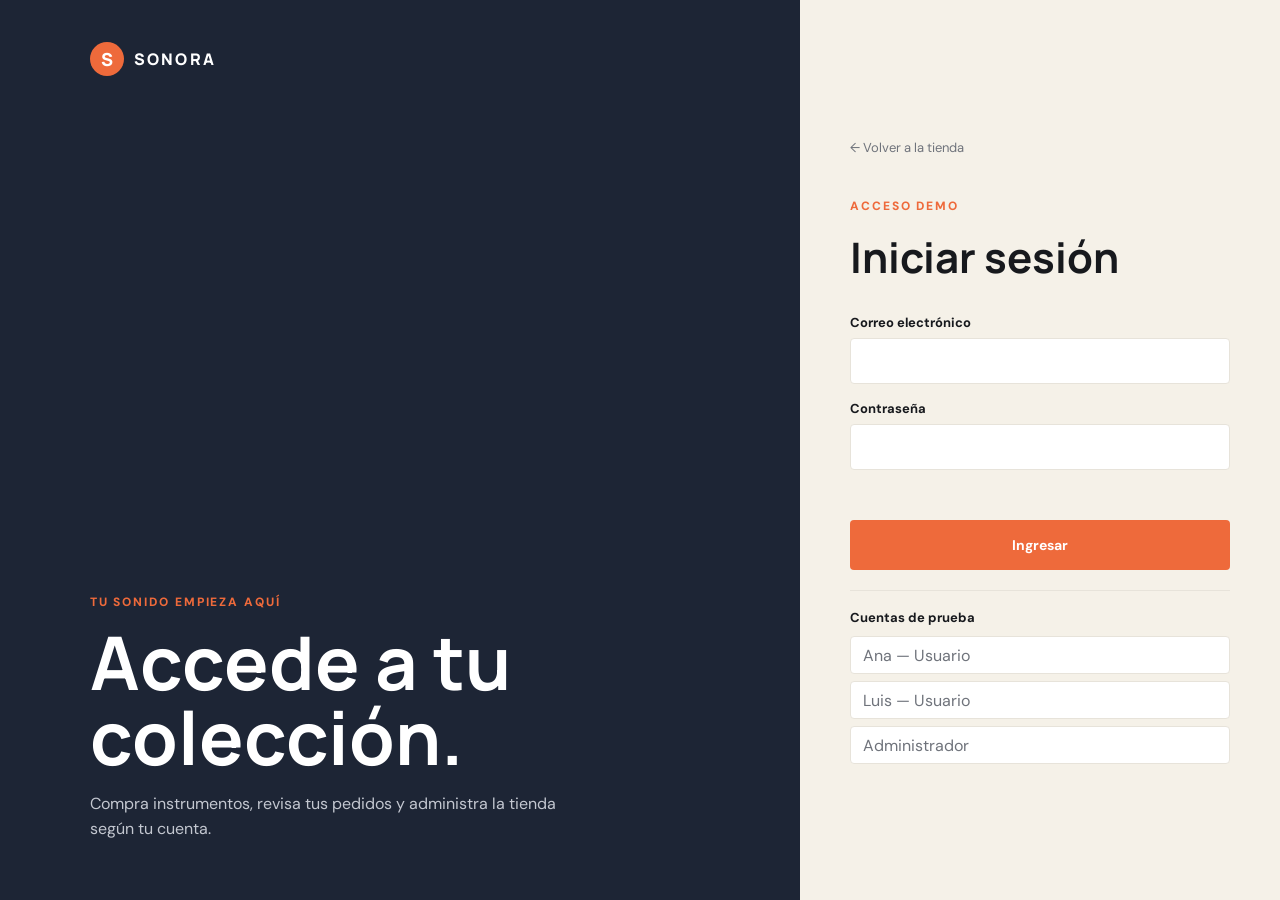
<file: login.html>
<!DOCTYPE html>
<html lang="es">
<head>
  <meta charset="UTF-8">
  <meta name="viewport" content="width=device-width, initial-scale=1.0">
  <title>Ingresar — Sonora</title>
  <link rel="preconnect" href="https://fonts.googleapis.com">
  <link rel="preconnect" href="https://fonts.gstatic.com" crossorigin>
  <link href="https://fonts.googleapis.com/css2?family=DM+Sans:wght@400;500;600;700&family=Manrope:wght@700;800&display=swap" rel="stylesheet">
  <link rel="stylesheet" href="styles.css">
</head>
<body class="auth-page">
  <main class="auth-layout">
    <section class="auth-brand">
      <a class="brand brand--light" href="index.html"><span class="brand__mark">S</span><span>SONORA</span></a>
      <div>
        <span class="eyebrow">Tu sonido empieza aquí</span>
        <h1>Accede a tu colección.</h1>
        <p>Compra instrumentos, revisa tus pedidos y administra la tienda según tu cuenta.</p>
      </div>
    </section>

    <section class="auth-card">
      <a class="auth-back" href="index.html">← Volver a la tienda</a>
      <span class="eyebrow">Acceso demo</span>
      <h2>Iniciar sesión</h2>
      <form id="loginForm" class="login-form">
        <label>Correo electrónico
          <input id="loginEmail" type="email" autocomplete="email" required>
        </label>
        <label>Contraseña
          <input id="loginPassword" type="password" autocomplete="current-password" required>
        </label>
        <p class="form-error" id="loginError" role="alert"></p>
        <button class="button button--primary button--full" type="submit">Ingresar</button>
      </form>
      <div class="demo-accounts">
        <strong>Cuentas de prueba</strong>
        <button type="button" data-email="ana@sonora.demo" data-password="Ana123">Ana — Usuario</button>
        <button type="button" data-email="luis@sonora.demo" data-password="Luis123">Luis — Usuario</button>
        <button type="button" data-email="admin@sonora.demo" data-password="Admin123">Administrador</button>
      </div>
    </section>
  </main>
  <script src="login.js"></script>
</body>
</html>
</file>
<file: styles.css>
:root {
    --ink: #17191d;
    --muted: #6f737b;
    --cream: #f5f1e8;
    --paper: #fbfaf7;
    --orange: #ee6a3b;
    --orange-dark: #d95329;
    --line: #e7e3da;
    --navy: #1d2535;
}

* {
    box-sizing: border-box;
}

html {
    scroll-behavior: smooth;
}

body {
    margin: 0;
    font-family: "DM Sans", sans-serif;
    color: var(--ink);
    background: var(--paper);
}

button,
input {
    font: inherit;
}

button,
a {
    -webkit-tap-highlight-color: transparent;
}

img {
    display: block;
    max-width: 100%;
}

.container {
    width: min(1180px, calc(100% - 48px));
    margin-inline: auto;
}

.header {
    height: 76px;
    background: rgba(251, 250, 247, .94);
    border-bottom: 1px solid rgba(23, 25, 29, .06);
    position: sticky;
    top: 0;
    z-index: 20;
    backdrop-filter: blur(12px);
}

.header__inner {
    height: 100%;
    display: flex;
    align-items: center;
    justify-content: space-between;
}

.brand {
    display: inline-flex;
    align-items: center;
    gap: 10px;
    color: var(--ink);
    text-decoration: none;
    font-family: "Manrope", sans-serif;
    font-weight: 800;
    letter-spacing: .14em;
}

.brand__mark {
    width: 34px;
    height: 34px;
    display: grid;
    place-items: center;
    border-radius: 50%;
    background: var(--orange);
    color: white;
    font-size: 18px;
    letter-spacing: 0;
}

.nav {
    display: flex;
    gap: 34px;
}

.nav__link {
    position: relative;
    color: #555960;
    text-decoration: none;
    font-size: 14px;
    font-weight: 600;
}

.nav__link.active,
.nav__link:hover {
    color: var(--ink);
}

.nav__link.active::after {
    content: "";
    position: absolute;
    left: 0;
    right: 0;
    bottom: -27px;
    height: 2px;
    background: var(--orange);
}

.header__actions {
    display: flex;
    align-items: center;
    gap: 8px;
}

.icon-button,
.cart-button {
    width: 42px;
    height: 42px;
    border: 0;
    background: transparent;
    display: grid;
    place-items: center;
    cursor: pointer;
    color: var(--ink);
}

.icon-button svg,
.cart-button svg {
    width: 22px;
    fill: none;
    stroke: currentColor;
    stroke-width: 1.7;
    stroke-linecap: round;
    stroke-linejoin: round;
}

.cart-button {
    position: relative;
}

.cart-button__count {
    position: absolute;
    right: 1px;
    top: 0;
    min-width: 19px;
    height: 19px;
    padding-inline: 5px;
    border-radius: 10px;
    background: var(--orange);
    color: white;
    font-size: 11px;
    display: grid;
    place-items: center;
    border: 2px solid var(--paper);
}

.hero {
    min-height: 530px;
    background: var(--cream);
    overflow: hidden;
}

.hero__inner {
    min-height: 530px;
    display: grid;
    grid-template-columns: 47% 53%;
    align-items: center;
}

.hero__content {
    position: relative;
    z-index: 2;
    max-width: 530px;
}

.eyebrow {
    display: block;
    margin-bottom: 14px;
    color: var(--orange);
    font-size: 12px;
    font-weight: 800;
    letter-spacing: .16em;
    text-transform: uppercase;
}

.hero h1 {
    max-width: 520px;
    margin: 0 0 18px;
    font-family: "Manrope", sans-serif;
    font-size: clamp(46px, 5vw, 72px);
    line-height: 1.02;
    letter-spacing: -.045em;
}

.hero__content p {
    max-width: 460px;
    margin: 0 0 30px;
    color: var(--muted);
    font-size: 18px;
    line-height: 1.65;
}

.button {
    min-height: 50px;
    display: inline-flex;
    align-items: center;
    justify-content: center;
    padding: 0 24px;
    border: 0;
    border-radius: 4px;
    text-decoration: none;
    font-weight: 700;
    font-size: 14px;
    cursor: pointer;
    transition: .2s ease;
}

.button--primary {
    background: var(--orange);
    color: white;
}

.button--primary:hover {
    background: var(--orange-dark);
    transform: translateY(-2px);
}

.hero__visual {
    height: 530px;
    position: relative;
}

.hero__visual img {
    position: absolute;
    z-index: 2;
    width: 93%;
    height: 92%;
    right: -5%;
    bottom: 0;
    object-fit: cover;
    object-position: 52% 58%;
    clip-path: polygon(13% 0, 100% 0, 100% 100%, 0 100%, 0 24%);
}

.hero__orb {
    position: absolute;
    width: 390px;
    height: 390px;
    border-radius: 50%;
    background: #ded6c4;
    right: 20px;
    top: 60px;
}

.hero__badge {
    position: absolute;
    z-index: 3;
    left: 3%;
    bottom: 52px;
    width: 126px;
    height: 126px;
    border-radius: 50%;
    background: var(--ink);
    color: white;
    display: flex;
    flex-direction: column;
    align-items: center;
    justify-content: center;
    text-align: center;
    box-shadow: 0 12px 30px rgba(23, 25, 29, .16);
}

.hero__badge strong {
    color: #ff9a72;
    font-size: 18px;
}

.hero__badge span {
    max-width: 80px;
    margin-top: 4px;
    font-size: 11px;
    line-height: 1.3;
}

.section {
    padding: 88px 0;
}

.section-heading {
    display: flex;
    justify-content: space-between;
    align-items: end;
    margin-bottom: 34px;
}

.section-heading h2 {
    margin: 0;
    font-family: "Manrope", sans-serif;
    font-size: clamp(34px, 4vw, 48px);
    line-height: 1.1;
    letter-spacing: -.035em;
}

.categories {
    background: var(--paper);
}

.category-grid {
    display: grid;
    grid-template-columns: 1.35fr repeat(4, 1fr);
    gap: 14px;
}

.category-card {
    height: 260px;
    position: relative;
    overflow: hidden;
    border: 0;
    padding: 0;
    background: #ddd;
    text-align: left;
    cursor: pointer;
}

.category-card--large {
    height: 260px;
}

.category-card img {
    width: 100%;
    height: 100%;
    object-fit: cover;
    filter: saturate(.72);
    transition: transform .45s ease, filter .45s ease;
}

.category-card::after {
    content: "";
    position: absolute;
    inset: 0;
    background: linear-gradient(180deg, transparent 45%, rgba(10, 12, 16, .72));
}

.category-card span {
    position: absolute;
    z-index: 2;
    left: 18px;
    bottom: 18px;
    color: white;
}

.category-card strong {
    display: block;
    font-family: "Manrope", sans-serif;
    font-size: 17px;
}

.category-card small {
    display: block;
    margin-top: 4px;
    opacity: .78;
}

.category-card:hover img,
.category-card.active img {
    transform: scale(1.05);
    filter: saturate(1);
}

.catalog {
    background: #fff;
}

.catalog-heading {
    align-items: center;
}

.search-box {
    width: 250px;
    height: 46px;
    display: flex;
    align-items: center;
    gap: 9px;
    border-bottom: 1px solid #bdbdb8;
}

.search-box svg {
    width: 19px;
    fill: none;
    stroke: var(--muted);
    stroke-width: 1.7;
}

.search-box input {
    width: 100%;
    border: 0;
    outline: 0;
    background: transparent;
    color: var(--ink);
}

.search-box input::placeholder {
    color: #9b9da1;
}

.filters {
    display: flex;
    gap: 8px;
    margin-bottom: 28px;
}

.filter {
    height: 38px;
    padding: 0 16px;
    border: 1px solid var(--line);
    border-radius: 20px;
    background: white;
    color: var(--muted);
    cursor: pointer;
}

.filter.active {
    background: var(--ink);
    border-color: var(--ink);
    color: white;
}

.product-grid {
    display: grid;
    grid-template-columns: repeat(4, 1fr);
    gap: 22px;
}

.product-card {
    min-width: 0;
}

.product-card__image {
    position: relative;
    height: 290px;
    overflow: hidden;
    background: #f1eee7;
}

.product-card__image img {
    width: 100%;
    height: 100%;
    object-fit: cover;
    transition: transform .4s ease;
}

.product-card:hover .product-card__image img {
    transform: scale(1.035);
}

.product-card__tag {
    position: absolute;
    left: 12px;
    top: 12px;
    height: 27px;
    padding: 0 10px;
    display: inline-flex;
    align-items: center;
    border-radius: 20px;
    background: var(--orange);
    color: white;
    font-size: 11px;
    font-weight: 800;
}

.product-card__add {
    position: absolute;
    right: 12px;
    bottom: 12px;
    width: 44px;
    height: 44px;
    border: 0;
    border-radius: 50%;
    background: white;
    color: var(--ink);
    font-size: 24px;
    line-height: 1;
    cursor: pointer;
    box-shadow: 0 6px 18px rgba(20, 20, 20, .12);
    transition: .2s ease;
}

.product-card__add:hover {
    background: var(--orange);
    color: white;
    transform: rotate(90deg);
}

.product-card__info {
    padding-top: 14px;
}

.product-card__meta {
    display: flex;
    justify-content: space-between;
    gap: 12px;
}

.product-card h3 {
    margin: 0 0 7px;
    font-family: "Manrope", sans-serif;
    font-size: 16px;
}

.product-card__category {
    color: var(--muted);
    font-size: 12px;
}

.product-card__price {
    font-weight: 800;
    font-size: 16px;
}

.empty-state {
    text-align: center;
    color: var(--muted);
    padding: 50px 0;
}

.promo {
    background: var(--navy);
    color: white;
}

.promo__inner {
    min-height: 300px;
    display: flex;
    align-items: center;
    justify-content: space-between;
}

.promo h2 {
    max-width: 620px;
    margin: 0 0 12px;
    font-family: "Manrope", sans-serif;
    font-size: clamp(38px, 5vw, 58px);
    line-height: 1.05;
    letter-spacing: -.04em;
}

.promo p {
    color: #c2c6cf;
}

.eyebrow--light {
    color: #ff9a72;
}

.button--light {
    background: white;
    color: var(--ink);
}

.button--light:hover {
    background: var(--cream);
}

.footer {
    background: #13161b;
    color: #aaadb4;
}

.footer__inner {
    min-height: 110px;
    display: grid;
    grid-template-columns: 1fr 1fr 1fr;
    align-items: center;
}

.brand--footer {
    color: white;
}

.footer__inner p:nth-child(2) {
    text-align: center;
}

.footer__inner p:last-child {
    text-align: right;
}

.overlay {
    position: fixed;
    inset: 0;
    z-index: 30;
    background: rgba(10, 12, 16, .42);
    opacity: 0;
    visibility: hidden;
    transition: .25s ease;
}

.overlay.show {
    opacity: 1;
    visibility: visible;
}

.cart-drawer {
    position: fixed;
    z-index: 40;
    right: 0;
    top: 0;
    width: min(420px, 100%);
    height: 100dvh;
    background: var(--paper);
    display: grid;
    grid-template-rows: auto 1fr auto;
    transform: translateX(100%);
    transition: transform .3s ease;
}

.cart-drawer.open {
    transform: translateX(0);
}

.cart-drawer__header {
    height: 76px;
    display: flex;
    align-items: center;
    justify-content: space-between;
    padding: 0 24px;
    border-bottom: 1px solid var(--line);
}

.cart-drawer__header h2 {
    margin: 0;
    font-family: "Manrope", sans-serif;
    font-size: 20px;
}

.cart-drawer__header h2 span {
    color: var(--muted);
    font-size: 14px;
}

.cart-drawer__header .icon-button {
    font-size: 30px;
}

.cart-items {
    overflow-y: auto;
    padding: 20px 24px;
}

.cart-empty {
    height: 100%;
    display: grid;
    place-items: center;
    color: var(--muted);
    text-align: center;
}

.cart-item {
    display: grid;
    grid-template-columns: 74px 1fr auto;
    gap: 12px;
    align-items: center;
    padding-bottom: 16px;
    margin-bottom: 16px;
    border-bottom: 1px solid var(--line);
}

.cart-item img {
    width: 74px;
    height: 74px;
    object-fit: cover;
    background: #eee;
}

.cart-item h3 {
    margin: 0 0 6px;
    font-size: 14px;
}

.cart-item__price {
    font-weight: 800;
    font-size: 14px;
}

.quantity {
    display: flex;
    align-items: center;
    gap: 8px;
    margin-top: 8px;
}

.quantity button {
    width: 24px;
    height: 24px;
    border: 1px solid var(--line);
    background: white;
    cursor: pointer;
}

.remove-item {
    border: 0;
    background: transparent;
    color: #aaa;
    cursor: pointer;
    font-size: 18px;
}

.cart-footer {
    padding: 20px 24px 24px;
    border-top: 1px solid var(--line);
}

.cart-total {
    display: flex;
    justify-content: space-between;
    align-items: center;
    margin-bottom: 16px;
}

.cart-total strong {
    font-family: "Manrope", sans-serif;
    font-size: 22px;
}

.button--full {
    width: 100%;
}

.toast {
    position: fixed;
    z-index: 50;
    left: 50%;
    bottom: 28px;
    transform: translate(-50%, 100px);
    background: var(--ink);
    color: white;
    border-radius: 4px;
    padding: 14px 20px;
    font-size: 14px;
    opacity: 0;
    transition: .3s ease;
}

.toast.show {
    transform: translate(-50%, 0);
    opacity: 1;
}

.account-button-label {
  height: 36px;
  max-width: 150px;
  display: inline-flex;
  align-items: center;
  gap: 8px;
  border: 0;
  background: transparent;
  color: var(--ink);
  cursor: pointer;
  font-size: 13px;
  font-weight: 700;
}

.modal {
  position: fixed;
  z-index: 60;
  left: 50%;
  top: 50%;
  width: min(430px, calc(100% - 32px));
  max-height: calc(100dvh - 32px);
  overflow-y: auto;
  padding: 26px;
  background: var(--paper);
  border-radius: 8px;
  opacity: 0;
  visibility: hidden;
  transform: translate(-50%, -46%) scale(.98);
  transition: .25s ease;
}

.modal.open {
  opacity: 1;
  visibility: visible;
  transform: translate(-50%, -50%) scale(1);
}

.modal--orders { width: min(720px, calc(100% - 32px)); }
.modal__header { display: flex; justify-content: space-between; align-items: flex-start; margin-bottom: 22px; }
.modal__header h2 { margin: 0; font-family: "Manrope", sans-serif; }
.modal__header .eyebrow { margin-bottom: 6px; }
.modal__close { font-size: 28px; }

.login-form { display: grid; gap: 16px; }
.login-form label { display: grid; gap: 7px; font-size: 13px; font-weight: 700; }
.login-form input { height: 46px; border: 1px solid var(--line); border-radius: 4px; padding: 0 12px; outline: none; background: white; }
.login-form input:focus { border-color: var(--orange); }
.form-error { min-height: 18px; margin: 0; color: #b53d2b; font-size: 13px; }
.demo-accounts { display: grid; gap: 7px; margin-top: 20px; padding-top: 18px; border-top: 1px solid var(--line); }
.demo-accounts strong { margin-bottom: 3px; font-size: 13px; }
.demo-accounts button { height: 38px; border: 1px solid var(--line); border-radius: 4px; background: white; color: var(--muted); cursor: pointer; text-align: left; padding: 0 12px; }
.demo-accounts button:hover { border-color: var(--orange); color: var(--ink); }

.orders-list { display: grid; gap: 12px; }
.order-card { border: 1px solid var(--line); border-radius: 6px; padding: 16px; background: white; }
.order-card__header { display: flex; justify-content: space-between; gap: 12px; margin-bottom: 10px; }
.order-card__header strong { font-family: "Manrope", sans-serif; }
.order-card__header span { color: var(--muted); font-size: 12px; }
.order-card ul { margin: 10px 0 0; padding-left: 18px; color: var(--muted); }
.order-card li { margin: 5px 0; }
.order-empty { padding: 40px 0; text-align: center; color: var(--muted); }

.session-actions { display: flex; align-items: center; gap: 4px; }
.orders-button { height: 36px; border: 0; background: transparent; color: var(--orange); cursor: pointer; font-size: 12px; font-weight: 800; }
.logout-button { height: 36px; border: 0; background: transparent; color: var(--muted); cursor: pointer; }

.nav__button { border: 0; background: transparent; cursor: pointer; }

.auth-page { min-height: 100vh; background: var(--cream); }
.auth-layout { min-height: 100vh; display: grid; grid-template-columns: 1fr 480px; }
.auth-brand { padding: 42px clamp(32px, 7vw, 100px); display: flex; flex-direction: column; justify-content: space-between; background: var(--navy); color: white; }
.brand--light { color: white; }
.auth-brand h1 { max-width: 540px; margin: 0 0 16px; font-family: "Manrope", sans-serif; font-size: clamp(44px, 6vw, 74px); line-height: 1.02; }
.auth-brand p { max-width: 480px; color: #c3c7d0; line-height: 1.6; }
.auth-card { width: min(380px, calc(100% - 48px)); align-self: center; justify-self: center; }
.auth-card h2 { margin: 0 0 28px; font-family: "Manrope", sans-serif; font-size: 42px; }
.auth-back { display: inline-block; margin-bottom: 42px; color: var(--muted); text-decoration: none; font-size: 13px; }
.auth-back:hover { color: var(--orange); }

@media (max-width: 980px) {
    .nav {
        display: none;
    }

    .hero__inner {
        grid-template-columns: 52% 48%;
    }

    .hero h1 {
        font-size: 50px;
    }

    .hero__visual img {
        width: 110%;
    }

    .category-grid {
        grid-template-columns: repeat(2, 1fr);
    }

    .category-card--large {
        grid-row: span 2;
        height: 534px;
    }

    .category-card {
        height: 260px;
    }

    .product-grid {
        grid-template-columns: repeat(3, 1fr);
    }
}

@media (max-width: 700px) {
    .container {
        width: min(100% - 32px, 1180px);
    }

    .header {
        height: 68px;
    }

    .hero__inner {
        min-height: 620px;
        grid-template-columns: 1fr;
        grid-template-rows: 300px 320px;
    }

    .hero__content {
        align-self: end;
        padding-bottom: 26px;
    }

    .hero h1 {
        font-size: 43px;
        max-width: 420px;
    }

    .hero__content p {
        font-size: 15px;
        margin-bottom: 20px;
    }

    .hero__visual {
        height: 320px;
    }

    .hero__visual img {
        width: 100%;
        height: 100%;
        right: 0;
        clip-path: none;
    }

    .hero__orb {
        width: 260px;
        height: 260px;
        right: 10%;
        top: 20px;
    }

    .hero__badge {
        width: 100px;
        height: 100px;
        left: 4%;
        bottom: 20px;
    }

    .section {
        padding: 64px 0;
    }

    .section-heading {
        align-items: start;
    }

    .category-grid {
        grid-template-columns: repeat(2, 1fr);
    }

    .category-card--large {
        grid-row: auto;
        height: 220px;
    }

    .category-card {
        height: 220px;
    }

    .catalog-heading {
        display: block;
    }

    .search-box {
        width: 100%;
        margin-top: 22px;
    }

    .filters {
        overflow-x: auto;
        padding-bottom: 4px;
    }

    .filter {
        flex: 0 0 auto;
    }

    .product-grid {
        grid-template-columns: repeat(2, 1fr);
        gap: 16px 12px;
    }

    .product-card__image {
        height: 220px;
    }

    .promo__inner {
        min-height: 340px;
        align-items: flex-start;
        flex-direction: column;
        justify-content: center;
        gap: 24px;
    }

    .footer__inner {
        min-height: 180px;
        grid-template-columns: 1fr;
        justify-items: start;
        align-content: center;
        gap: 12px;
    }

    .footer__inner p {
        margin: 0;
    }

    .footer__inner p:nth-child(2),
    .footer__inner p:last-child {
        text-align: left;
    }
}

@media (max-width: 430px) {
    .brand {
        font-size: 14px;
    }

    .hero h1 {
        font-size: 38px;
    }

    .category-grid {
        grid-template-columns: 1fr 1fr;
    }

    .category-card,
    .category-card--large {
        height: 190px;
    }

    .product-card__image {
        height: 180px;
    }

    .product-card h3 {
        font-size: 14px;
    }
}
</file>
